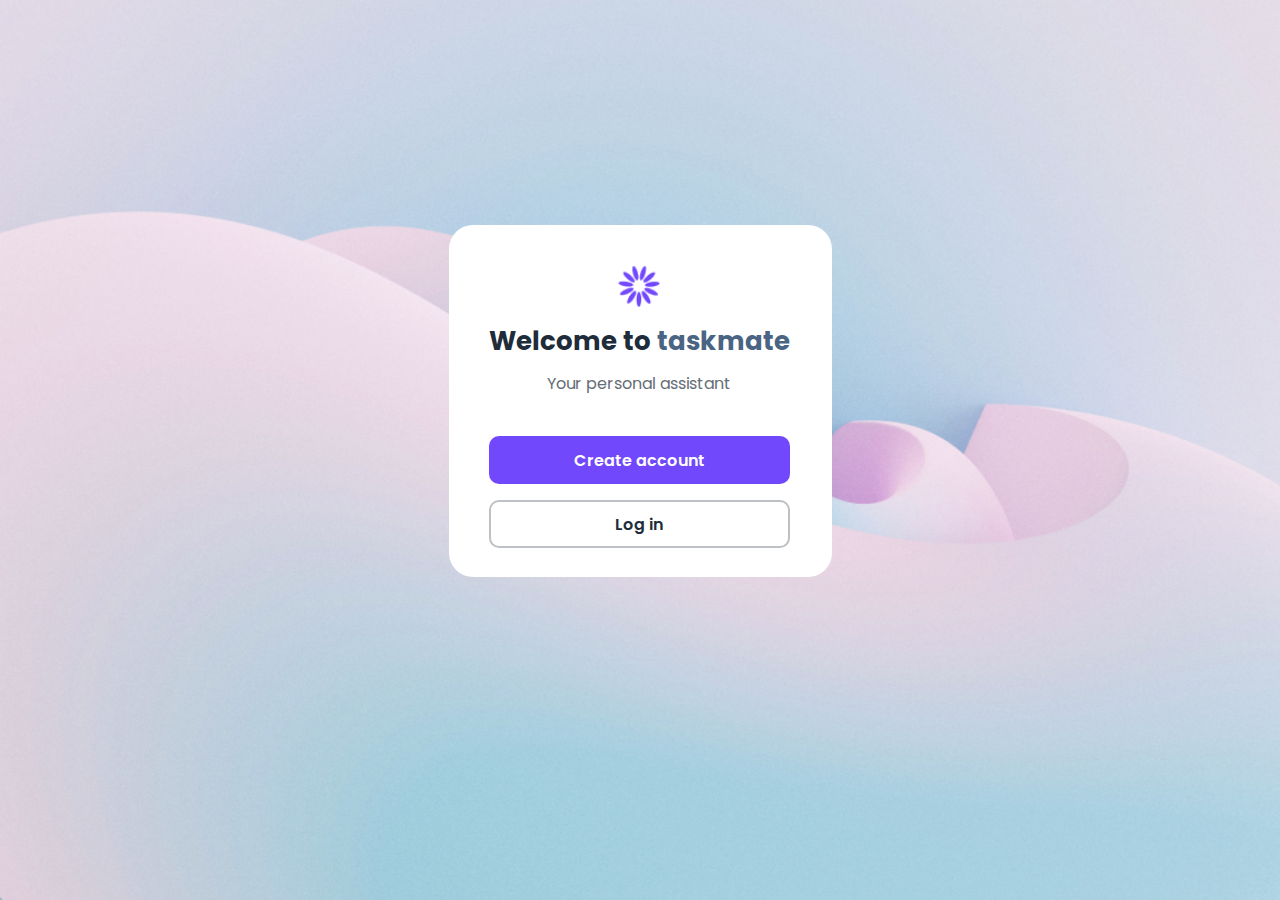
<file: index.html>
<!DOCTYPE html>
<html lang="en">
<head>
    <meta charset="UTF-8">
    <meta name="viewport" content="width=device-width, initial-scale=1.0">
    <title>Taskmate</title>
    <link rel="preconnect" href="https://fonts.googleapis.com">
    <link rel="preconnect" href="https://fonts.gstatic.com" crossorigin>
    <link href="https://fonts.googleapis.com/css2?family=Poppins:wght@100;200;300;400;500;600;700;800;900&display=swap" rel="stylesheet">
    <link rel="icon" href="/img/icons/logo.png">
    <link rel="stylesheet" href="/css/style.css">
</head>
<body>
    
    <header class="header">
        <div class="reg">
            <div class="reg_content">
                <img class="logo" src="/img/icons/logo.png" alt="logo">
                <h1 class="main_text">Welcome to <span class="name_span">taskmate</span></h1>
                <p class="main_text_subtitle">Your personal assistant</p>
                <button onclick="window.location.href='/create_account.html'" class="btn_create">Create account</button>
                <button onclick="window.location.href='/login.html'" class="btn_login">Log in</button>
            </div>         
        </div>
    </header>

</body>
</html>
</file>
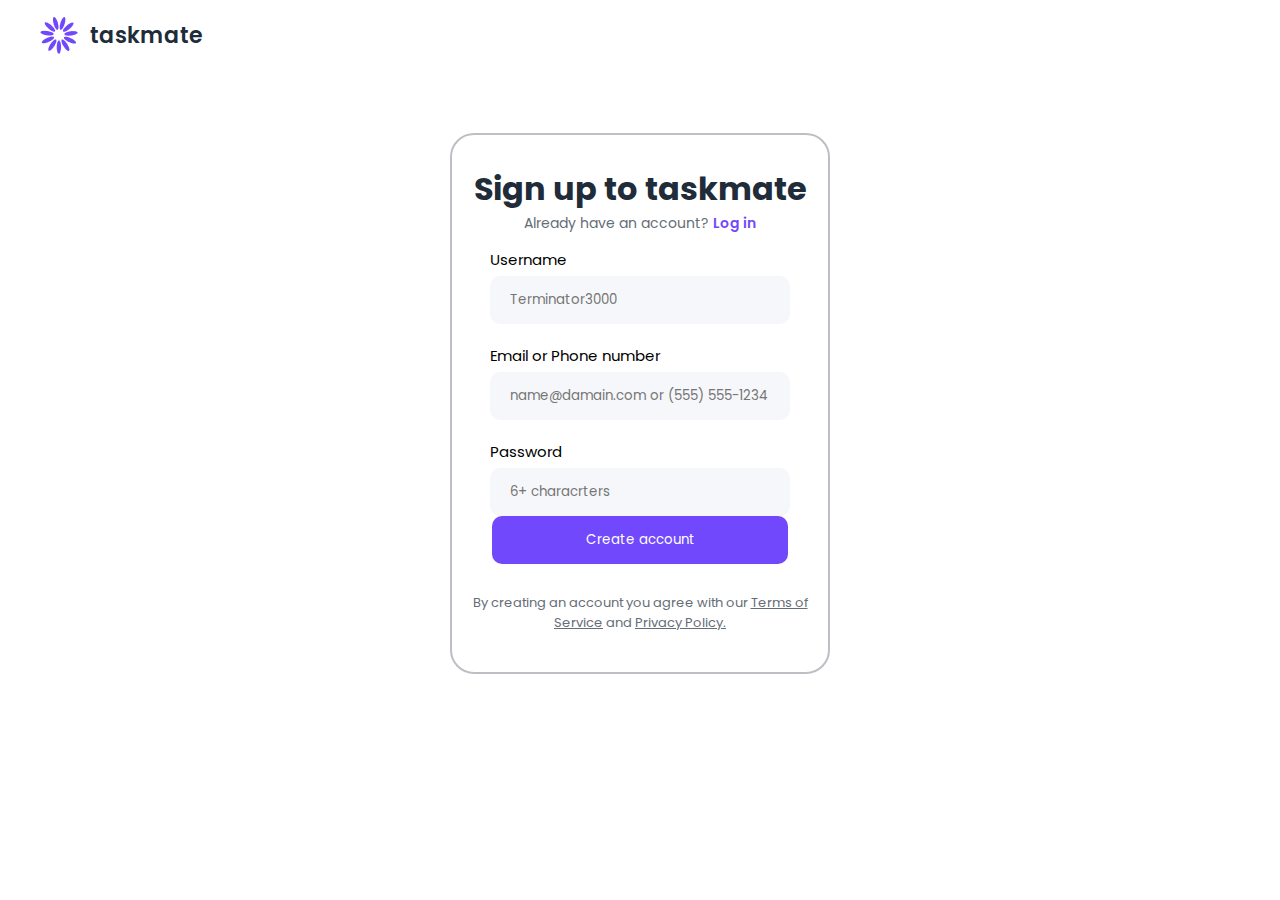
<file: create_account.html>
<!DOCTYPE html>
<html lang="en">

<head>
    <meta charset="UTF-8">
    <meta name="viewport" content="width=device-width, initial-scale=1.0">
    <title>Taskmate | Create Account</title>
    <link rel="preconnect" href="https://fonts.googleapis.com">
    <link rel="preconnect" href="https://fonts.gstatic.com" crossorigin>
    <link href="https://fonts.googleapis.com/css2?family=Poppins:wght@100;200;300;400;500;600;700;800;900&display=swap" rel="stylesheet">
    <link rel="icon" href="/img/icons/logo.png">
    <link rel="stylesheet" href="https://cdnjs.cloudflare.com/ajax/libs/font-awesome/6.4.0/css/all.min.css" integrity="sha512-iecdLmaskl7CVkqkXNQ/ZH/XLlvWZOJyj7Yy7tcenmpD1ypASozpmT/E0iPtmFIB46ZmdtAc9eNBvH0H/ZpiBw==" crossorigin="anonymous" referrerpolicy="no-referrer"/>
    <link rel="stylesheet" href="/css/create_account.css">
</head>

<body>
    <header class="header_logo">
        <div class="header_content">
            <img class="logo" src="/img/icons/logo.png" alt="logo">
            <a href="/index.html" class="logo_text">taskmate</a>
        </div>
    </header>
    <section class="create_account">
        <div class="create">
            <div class="create_content">
                <h1 class="create_main_text">Sign up to taskmate</h1>
                <p class="create_main_subtitle">Already have an account? <span><a class="log_in_span" href="/login.html">Log in</a></span></p>
            </div>
            <div class="create_inputs">

                <h3 class="username_main_text">Username</h3>
                <input class="username_input" type="username" placeholder="Terminator3000">

                <h3 class="username_main_text">Email or Phone number</h3>
                <input class="username_input" type="email" placeholder="name@damain.com or (555) 555-1234">

                <h3 class="username_main_text">Password</h3>
                <input class="username_input" type="password" placeholder="6+ characrters" id="password">
                <!-- <span class="toggle-password"><img class="eye_crossed" onclick="togglePasswordVisibility()" src="/img/icons/eye-crossed.png" alt="eye-crossed"></span> -->
                <span class="password_toggle_icon"><i class="fas fa-eye"></i></span>
            </div>
            <button onclick="window.location.href='/home_page.html'" class="btn_create_account">Create account</button>
            <p class="policy">By creating an account you agree with our
                <a href="#" class="link_policy">Terms of Service</a> and
                <a href="#" class="link_policy">Privacy Policy.</a>
            </p>
        </div>
    </section>

    <script src="/js/create_account.js"></script>
</body>

</html>
</file>
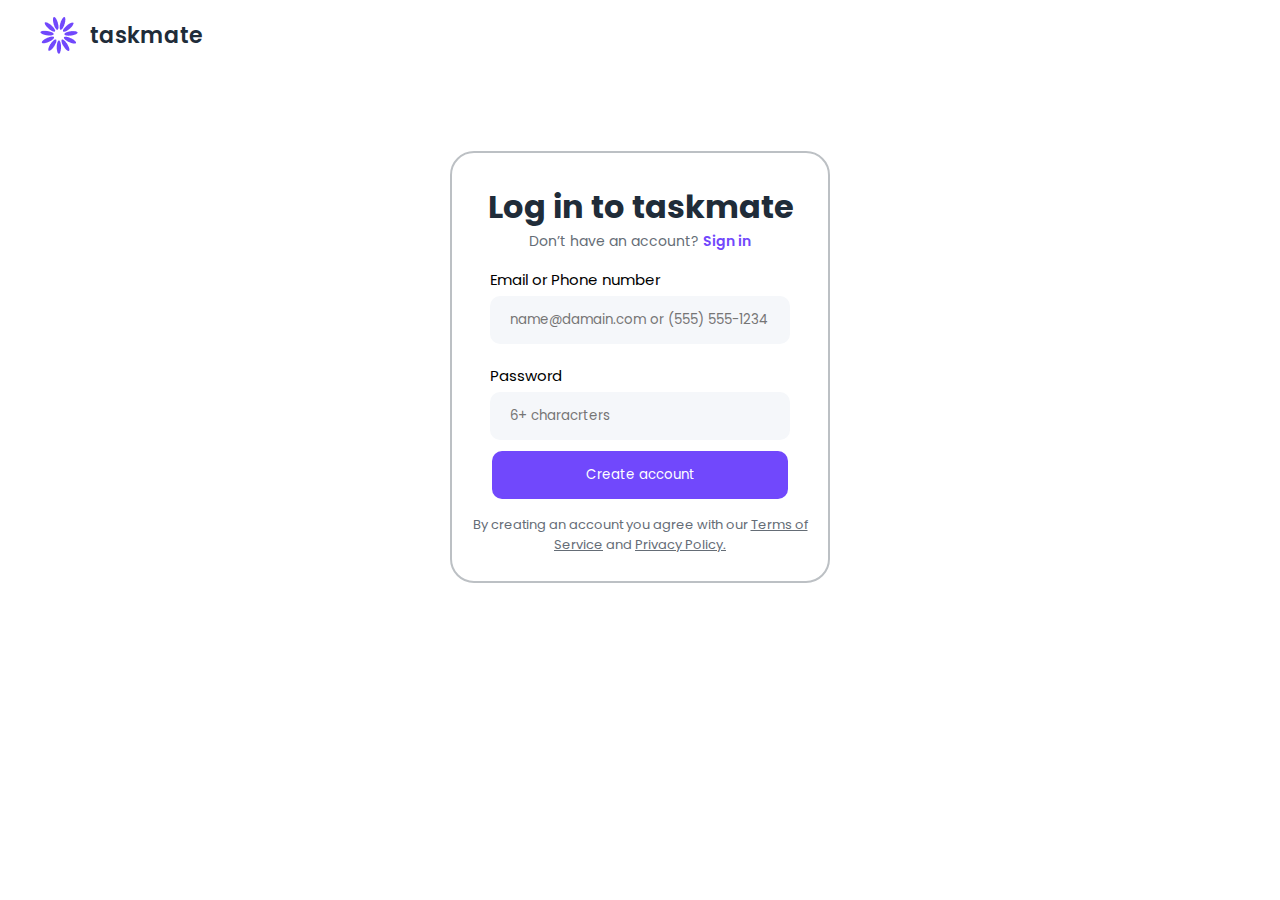
<file: login.html>
<!DOCTYPE html>
<html lang="en">
<head>
    <meta charset="UTF-8">
    <meta name="viewport" content="width=device-width, initial-scale=1.0">
    <title>Log in | Taskmate</title>
    <link rel="preconnect" href="https://fonts.googleapis.com">
    <link rel="preconnect" href="https://fonts.gstatic.com" crossorigin>
    <link href="https://fonts.googleapis.com/css2?family=Poppins:wght@100;200;300;400;500;600;700;800;900&display=swap" rel="stylesheet">
    <link rel="icon" href="/img/icons/logo.png">
    <link rel="stylesheet" href="https://cdnjs.cloudflare.com/ajax/libs/font-awesome/6.4.0/css/all.min.css" integrity="sha512-iecdLmaskl7CVkqkXNQ/ZH/XLlvWZOJyj7Yy7tcenmpD1ypASozpmT/E0iPtmFIB46ZmdtAc9eNBvH0H/ZpiBw==" crossorigin="anonymous" referrerpolicy="no-referrer"/>
    <link rel="stylesheet" href="/css/login.css">
</head>
<body>
    <header class="header_logo">
        <div class="header_content">
            <img class="logo" src="/img/icons/logo.png" alt="logo">
            <a href="/index.html" class="logo_text">taskmate</a>
        </div>
    </header>
    <section class="log_in">
        <div class="log">
            <div class="log_in_content">
                <h1 class="login_main_text">Log in to taskmate</h1>
                <p class="login_main_subtile">Don’t have an account? <span><a class="sign_in_span" href="/create_account.html">Sign
                    in</a></span></p>
            </div>
            <div class="login_inputs">
                <h3 class="username_main_text">Email or Phone number</h3>
                <input class="username_input" type="email" placeholder="name@damain.com or (555) 555-1234">

                <h3 class="username_main_text">Password</h3>
                <input class="username_input" type="password" placeholder="6+ characrters" id="password">
                <span class="password_toggle_icon"><i class="fas fa-eye"></i></span>

            </div>
            <button onclick="window.location.href='/home_page.html'" class="btn_login">Create account</button>
            <p class="policy">By creating an account you agree with our
                <a href="#" class="link_policy">Terms of Service</a> and
                <a href="#" class="link_policy">Privacy Policy.</a>
            </p>
        </div>
    </section>

    <script src="/js/login.js"></script>
</body>
</html>
</file>
<file: css/style.css>
* {
    margin: 0;
    padding: 0;
    box-sizing: border-box;
    font-family: "Poppins", sans-serif;
}

.header {
    width: 100%;
    height: 100vh;
    background: url('/img/background.png') center center/cover no-repeat;
    padding-top: 25vh;
}

.reg {
    display: flex;
    max-width: 383px;
    height: 352px;
    background-color: #fff;
    margin: 0 auto;
    border-radius: 24px;
    flex-wrap: wrap;
}

.reg_content {
    margin: 40px;
    text-align: center;
}

.logo {
    display: flex;
    width: 42px;
    height: 42px;
    margin: 0 auto;
}

.main_text {
    padding-top: 15px;
    color: #202c39;
    font-size: 26px;
}

.main_text_subtitle {
    padding-top: 10px;
    color: #656d76;
}

.name_span {
    color: #496583;
}

.btn_create {
    width: 100%;
    height: 48px;
    margin-top: 40px;
    border-radius: 10px;
    border: none;
    background: #7148fc;
    color: #fff;
    font-size: 16px;
    font-weight: 600;
    cursor: pointer;
}

.btn_create:hover {
    background-color: #496583;
    transition-property: all;
    transition-duration: 0.8s;
    transition-timing-function: ease;

}

.btn_login {
    width: 100%;
    height: 48px;
    margin-top: 16px;
    border-radius: 10px;
    border: 2px solid #bdc0c4;
    background: none;
    color: #202c39;
    font-size: 16px;
    font-weight: 600;
    cursor: pointer;
}

.btn_login:hover {
    background-color: #496583;
    color: #fff;
    border: none;
    transition-property: all;
    transition-duration: 0.8s;
    transition-timing-function: ease;
}

@media (max-width: 473px) {
    .reg {
        height: 450px;
        margin: 0 30px 0 30px;
    }
}
</file>
<file: css/create_account.css>
* {
    margin: 0;
    padding: 0;
    box-sizing: border-box;
    font-family: "Poppins", sans-serif;
}

.header_content {
    display: flex;
    justify-content: left;
    align-items: center;
    width: 100%;
    height: 70px;
    padding: 0 0 0 40px;
}

.logo_text {
    margin-left: 12px;
    font-size: 22px;
    text-decoration: none;
    color: #202C39;
    font-weight: 600;
}

.create_account {
    width: 100%;
    height: 90vh;
    padding-top: 7vh;
}

.create {
    display: flex;
    margin: 0 auto;
    background-color: #fff;
    max-width: 380px;
    height: 541px;
    border: 2px solid #bcc0c4;
    border-radius: 24px;
    flex-wrap: wrap;
}

.create_content {
    margin: 0 auto;
    margin-top: 30px;
    text-align: center;
}

.create_main_text {
    color: #202C39;
}

.create_main_subtitle {
    color: #656d76;
    font-size: 14px;
}

.log_in_span {
    color: #7148fc;
    text-decoration: none;
    font-weight: 600;
}

.create_inputs {
    margin: -45px auto;
}

.username_main_text {
    font-size: 15px;
    font-weight: 400;
    margin-top: 20px;
    padding-bottom: 5px;
}

.username_input {
    padding-left: 20px;
    min-width: 300px;
    height: 48px;
    border-radius: 10px;
    border: none;
    background-color: #f5f7Fa;
}

.password_toggle_icon {
    display: flex;
    justify-content: end;
    margin-right: 20px;
    margin-top: -35px;
    z-index: 999999;
    cursor: pointer;
}

.password_toggle_icon i {
    font-size: 20px;
}

.btn_create_account {
    margin-top: 40px;
    margin-left: 40px;
    margin-right: 40px;
    width: 100%;
    height: 48px;
    border-radius: 10px;
    background-color: #7148fc;
    border: none;
    color: #fff;
    cursor: pointer;
}

.btn_create_account:hover {
    background-color: #496583;
    transition-property: all;
    transition-duration: 0.8s;
    transition-timing-function: ease;
}

.policy {
    margin-top: -10px;
    font-size: 13px;
    text-align: center;
    color: #656d76;
}

.link_policy {
    color: #656d76;
    text-decoration: underline;
}

/* .toggle-password {
    display: flex;
    justify-content: end;
    margin-right: 20px;
    margin-top: -35px;
    z-index: 9999999;
    cursor: pointer;
} */
</file>
<file: css/login.css>
* {
    margin: 0;
    padding: 0;
    box-sizing: border-box;
    font-family: "Poppins", sans-serif;
}

.header_content {
    display: flex;
    justify-content: left;
    align-items: center;
    width: 100%;
    height: 70px;
    padding: 0 0 0 40px;
}

.logo_text {
    margin-left: 12px;
    font-size: 22px;
    text-decoration: none;
    color: #202C39;
    font-weight: 600;
}

.log_in {
    width: 100%;
    height: 90vh;
    padding-top: 9vh;
}

.log {
    display: flex;
    margin: 0 auto;
    background-color: #fff;
    max-width: 380px;
    height: 432px;
    border: 2px solid #bcc0c4;
    border-radius: 24px;
    flex-wrap: wrap;
}

.log_in_content {
    margin: 0 auto;
    margin-top: 30px;
    text-align: center;
}

.login_main_text {
    color: #202C39;
}

.login_main_subtile {
    color: #656d76;
    font-size: 14px;
}

.sign_in_span {
    color: #7148fc;
    text-decoration: none;
    font-weight: 600;
}

.login_inputs {
    margin: -30px auto;
}

.username_main_text {
    font-size: 15px;
    font-weight: 400;
    margin-top: 20px;
    padding-bottom: 5px;
}

.username_input {
    padding-left: 20px;
    min-width: 300px;
    height: 48px;
    border-radius: 10px;
    border: none;
    background-color: #f5f7Fa;
}

.password_toggle_icon {
    display: flex;
    justify-content: end;
    margin-right: 20px;
    margin-top: -35px;
    z-index: 999999;
    cursor: pointer;
}

.password_toggle_icon i {
    font-size: 20px;
}

.btn_login {
    margin-top: 50px;
    margin-left: 40px;
    margin-right: 40px;
    width: 100%;
    height: 48px;
    border-radius: 10px;
    background-color: #7148fc;
    border: none;
    color: #fff;
    cursor: pointer;
}

.btn_login:hover {
    background-color: #496583;
    transition-property: all;
    transition-duration: 0.8s;
    transition-timing-function: ease;
}

.policy {
    margin-top: -10px;
    font-size: 13px;
    text-align: center;
    color: #656d76;
}

.link_policy {
    color: #656d76;
    text-decoration: underline;
}
</file>
